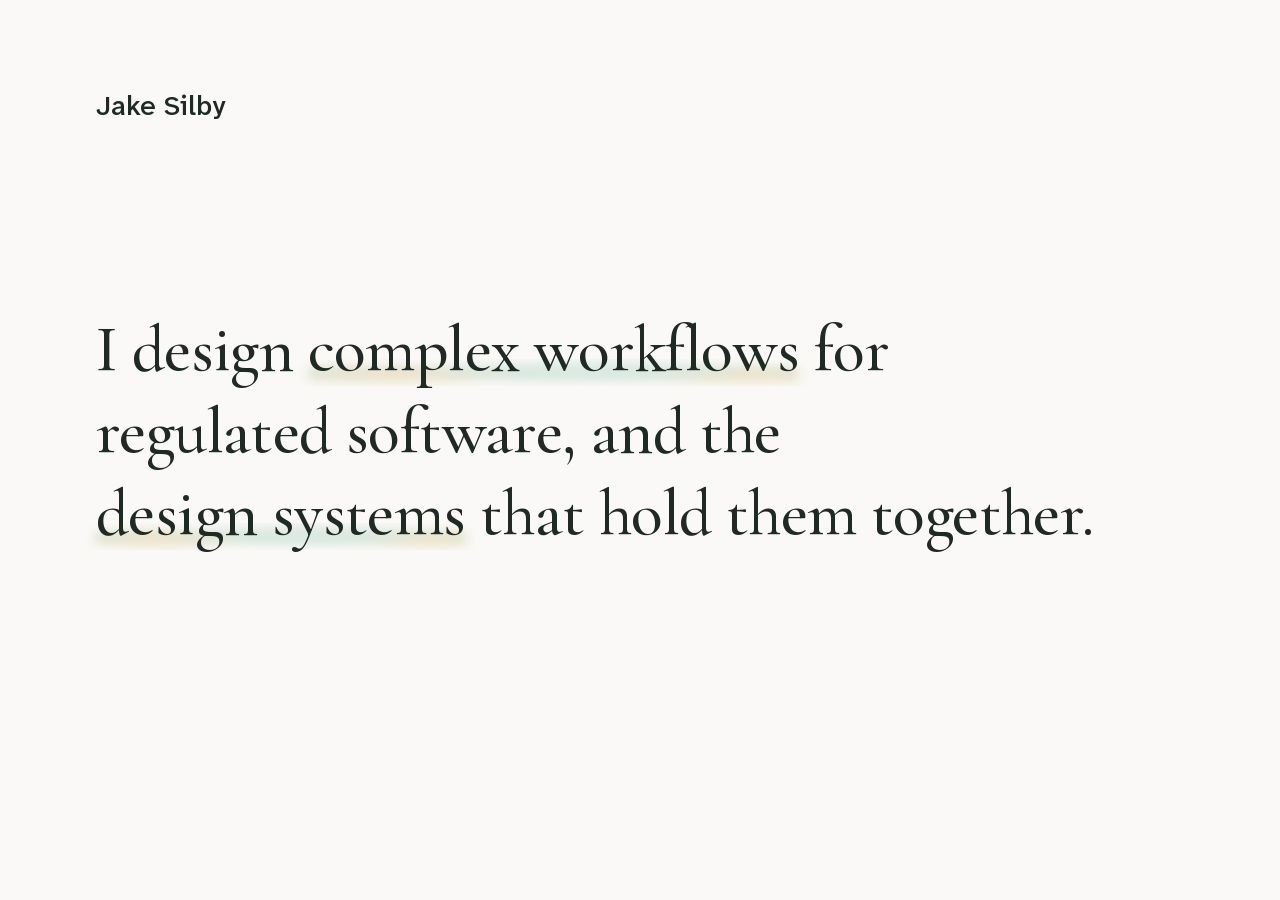
<file: scripts/og/site.html>
<!DOCTYPE html>
<html><head><meta charset="utf-8">
<link rel="stylesheet" href="/components/fonts.css">
<link rel="stylesheet" href="/tokens.css">
<style>
  * { margin: 0; box-sizing: border-box; }
  html, body { width: 1200px; height: 630px; background: var(--bg-page); }
  body { display: flex; flex-direction: column; justify-content: space-between; padding: 88px 96px 76px; }
  .brand { font: 500 28px/36px var(--font-family-sans); color: var(--text-primary); }
  .hero { font: 500 66px/82px var(--font-family-display); letter-spacing: -0.6px; color: var(--text-primary); }
  .hero-mark { position: relative; isolation: isolate; white-space: nowrap; background: none; color: inherit; }
  .hero-mark::before { content: ""; position: absolute; z-index: -1; left: var(--hero-mark-inset-x); right: var(--hero-mark-inset-x); bottom: var(--hero-mark-bottom); height: var(--hero-mark-height); background: var(--hero-mark-ink); filter: blur(var(--hero-mark-blur)); -webkit-mask-image: var(--hero-mark-mask); mask-image: var(--hero-mark-mask); }
</style></head>
<body><div class="brand">Jake Silby</div>
<h1 class="hero">I design <mark class="hero-mark">complex workflows</mark> for<br>regulated software, and the<br><mark class="hero-mark">design systems</mark> that hold them together.</h1>
</body></html>
</file>
<file: components/fonts.css>
/*
 * Shared font include — the only place web fonts are declared. Every page
 * links this file. All three families are self-hosted from /fonts/ (Latin
 * subset woff2, SIL Open Font License, licenses alongside), so no page makes
 * a request to Google Fonts. Each page's <head> preloads the Atkinson and
 * Cormorant files; Spline Sans Mono only appears inside case study prose,
 * so it loads on demand.
 *
 * v2 faces (CLAUDE.md, Typography):
 *   Atkinson Hyperlegible Next   everything except the hero sentence, page
 *     wght 400..600              titles and code. Variable on weight only (no
 *                                optical size axis). Weights in use: 400
 *                                (body, meta), 500 (header name), 600 (nav,
 *                                pill, h2, h3).
 *   Cormorant Garamond 500       hero sentence and case study title only
 *   Spline Sans Mono 400         token names, code and file names in prose
 */
@font-face {
  font-family: 'Atkinson Hyperlegible Next';
  font-style: normal;
  font-weight: 400 600;
  font-display: swap;
  src: url('../fonts/atkinson-hyperlegible-next-latin-wght.woff2') format('woff2');
}

@font-face {
  font-family: 'Cormorant Garamond';
  font-style: normal;
  font-weight: 500;
  font-display: swap;
  src: url('../fonts/cormorant-garamond-latin-500.woff2') format('woff2');
}

@font-face {
  font-family: 'Spline Sans Mono';
  font-style: normal;
  font-weight: 400;
  font-display: swap;
  src: url('../fonts/spline-sans-mono-latin-400.woff2') format('woff2');
}
</file>
<file: tokens.css>
/*
 * Portfolio Design Tokens
 * Source of truth for every color, spacing, and type value on the site.
 * Never write a raw hex/px value in a page or component — reference a token.
 * Mirrors the Pulse Design System's token architecture: primitives → semantic aliases.
 * A third "mapped" tier (component-scoped tokens like --button-bg) can be added
 * as real components get built — add it there, not as one-off inline values.
 *
 * Generated from the Figma file's Variables (Color Primitives, Color, Spacing
 * Primitives, Spacing collections) — values pulled directly from the Plugin API,
 * not eyeballed from a screenshot.
 *
 * v2 color (Oct 2026): clay / juniper / sand are the active primitives and
 * every core semantic alias points at them. The cosmos / greenwhite /
 * smaltblue / elm and brown / orange / sage / forest families are gone
 * (Oct 14 2026): only elm-10 below is still referenced.
 *
 * Every token in this file is referenced somewhere on the site. Remove a
 * token in the same change that removes its last use.
 */

:root {

  /* ============================================================
   * PRIMITIVES — raw values, tied to no meaning. Never reference
   * these directly in components; go through the semantic layer below.
   * ============================================================ */

  /* --- Color primitives: legacy step still referenced. elm-10 is the
   * black behind --bg-backdrop. --- */
  --color-elm-10: #000000;

  /* --- Color primitives: clay + juniper (v2, "Clay + juniper" at faint
   * warmth). The active palette. Clay is the warm neutral family, juniper
   * the green, sand the warm second highlight tone. Contrast ratios are on
   * clay-0 (--bg-page). --- */
  --color-clay-0: #faf9f7;
  --color-clay-1: #eeede9;
  --color-clay-2: #e3e2dd;
  --color-clay-7: #5f6a64; /* 5.4:1 */
  --color-juniper-1: #e5e8e5;
  --color-juniper-1-5: #dae9e1;
  --color-juniper-2: #c9dbcf; /* AI note review grid tile backdrop, baked into fn_no-source_grid (video and poster) */
  --color-juniper-6: #567a6d; /* white text on it 4.8:1 */
  --color-juniper-7: #2f5d4e; /* 7.1:1 */
  --color-juniper-9: #1f2a26; /* 14.1:1 */
  --color-sand-2: #f0e3c9;

  /* --- Color primitives: white (case-study surface fill — not part of any
   * family scale, an unbound literal white in Figma, not a variable) --- */
  --color-white: #ffffff;

  /* --- Illustrative color: OnePulse Connect's own pulse-teal-700, used only
   * in the Token Architecture live embed to demonstrate that primitive,
   * semantic alias, and mapped token all resolve to the same value. This is
   * data being illustrated (the case study subject's palette), not a
   * portfolio design token — kept separate from the primitive families
   * above. Confirmed exact via the real Figma node (353:108, Token Example
   * swatch fill) — the earlier #2c6164 pixel-sampled from
   * images/ds_figmavariables.png was a different, unrelated screenshot;
   * no discrepancy remains. */
  --color-pulse-teal-700: #0c6265;
  --color-teal-label: #006566; /* NEW — Token Architecture live-embed card label text (PRIMITIVE/SEMANTIC ALIAS/MAPPED TOKEN), confirmed against Figma node 353:108. Unbound literal in Figma (not aliased to any variable there), same as --color-pulse-teal-700 above. */

  /* --- Illustrative alias/mapped steps for the same live embed — chained via
   * var() to --color-pulse-teal-700 above rather than repeating its hex, so
   * the three Token Architecture cards reference three distinct custom
   * properties instead of one value copy-pasted three times. Same
   * illustrative status as --color-pulse-teal-700: this is OnePulse
   * Connect's palette being demonstrated, not a portfolio design token, so
   * neither is used anywhere else on the site.
   * primary.main (#14A3A8) confirmed distinct via Figma variable lookup —
   * the chain intentionally resolves through primary.dark instead. */
  --pulse-primary-dark: var(--color-pulse-teal-700);
  --pulse-accent-primary-fg-fill: var(--pulse-primary-dark);

  /* --- Layout primitives --- */
  --layout-max-width: 1200px;
  --layout-text-width: 552px; /* reading measure, ~66 characters per full
   * line of 18px Atkinson Hyperlegible Next (average character 7.90px,
   * measured over OnePulse Connect's prose). Set as px, not ch, since a
   * font's ch (the '0' glyph) isn't its average character. */

  /* --- Radius primitives --- */
  --radius-full: 99px; /* pill/fully-rounded — safely larger than half the height of anything it's applied to */
  --radius-sm: 4px; /* own value, no longer aliases --space-4 (radius isn't spacing). NEW — Problem Diagram resolved-side image frame corners, confirmed against Figma */
  --radius-md: 8px; /* own value, no longer aliases --space-8. case-study row image corners, confirmed against Figma */

  /* --- Border width primitives --- */
  --border-width-hairline: 1px; /* every border and divider rule on the
   * site. All rules are solid. */
  --border-width-focus: 2px; /* NEW (v2) — the focus ring on every focusable element */

  /* --- Size primitives --- */
  --size-1: 1px; /* visually hidden elements */
  --size-44: 44px; /* NEW (v2) — WCAG 2.5.5 minimum tap target */

  /* --- Motion primitives --- */
  --duration-120: 120ms; /* NEW (v2) — hero highlight, first mark's delay */
  --duration-150: 150ms; /* NEW (v2) — hover color and background changes */
  --duration-200: 200ms; /* lightbox open and close */
  --duration-300: 300ms; /* NEW (v2) — work grid lift; second hero mark's delay */
  --duration-520: 520ms; /* NEW (v2) — hero highlight draw-in */
  --ease-draw: cubic-bezier(.3, .7, .2, 1); /* NEW (v2) — hero highlight */
  --ease-lift: cubic-bezier(.2, .7, .2, 1); /* NEW (v2) — work grid lift */

  /* --- Spacing primitives --- */
  --space-2: 2px; /* NEW — homepage credibility block, label to value */
  --space-4: 4px;
  --space-8: 8px;
  --space-7: 7px; /* NEW (v2) — work grid pill, vertical padding */
  --space-12: 12px;
  --space-13: 13px; /* NEW (v2) — work grid pill, horizontal padding */
  --space-14: 14px; /* NEW (v2) — nav pill horizontal padding; work grid pill offset above the cursor */
  --space-16: 16px;
  --space-20: 20px;
  --space-24: 24px;
  --space-32: 32px;
  --space-48: 48px;
  --space-64: 64px; /* homepage hero top, work grid row gap, case study
   * nav column gap */
  --space-80: 80px; /* homepage hero bottom padding */
  --space-96: 96px;
  --space-200: 200px; /* case study "On this page" column (--case-toc-width) */

  /* --- Typography primitives --- */
  --font-family-display: 'Cormorant Garamond', Garamond, serif; /* v2 hero
   * sentence and case study title only (--type-hero, --type-page-title) */
  --font-family-mono: 'Spline Sans Mono', monospace;
  --font-family-sans: 'Atkinson Hyperlegible Next', system-ui, -apple-system, 'Segoe UI', Roboto, Helvetica, Arial, sans-serif; /* weight
   * axis only, 400..600 */

  --font-weight-regular: 400;
  --font-weight-medium: 500;
  --font-weight-semibold: 600;

  --font-size-13: 13px;
  --font-size-14: 14px; /* --type-meta, --type-code-block */
  --font-size-15: 15px; /* NEW — --type-nav */
  --font-size-16: 16px;
  --font-size-18: 18px;
  --font-size-20: 20px;
  --font-size-24: 24px;
  --font-size-28: 28px; /* NEW — --type-h2, a clear step above the 20px --type-h3 */
  --font-size-32: 32px;
  --font-size-40: 40px; /* top of the --type-page-title clamp, at 1440px */
  --font-size-56: 56px; /* NEW (v2) — top of the --type-hero clamp, at 1440px */

  --line-height-16: 16px;
  --line-height-20: 20px;
  --line-height-24: 24px;
  --line-height-28: 28px; /* NEW (v2) — --type-body, --type-h3 */
  --line-height-32: 32px;
  --line-height-36: 36px; /* NEW — --type-h2 */
  --line-height-40: 40px; /* NEW (v2) — bottom of the --type-hero and --type-page-title clamps, at 375px */
  --line-height-48: 48px;
  --line-height-64: 64px; /* NEW (v2) — top of the --type-hero clamp, at 1440px */

  --letter-spacing-none: 0px;
  --letter-spacing-tight-xs: -0.6px; /* hero, page title and h2 */


  /* ============================================================
   * SEMANTIC ALIASES — roles, composed from primitives. Components
   * reference these, not the raw primitive scale above.
   * ============================================================ */

  /* --- Color: backgrounds --- */
  --bg-page: var(--color-clay-0);
  --bg-canvas: var(--color-clay-1); /* problem diagram file cards. Same
   * tone as --bg-surface. */
  --bg-placeholder: var(--color-clay-2); /* case study screenshot trays and
   * inline code. Muted text fails on it (4.3:1); keep it to images and
   * primary text. */
  --bg-placeholder-fill: var(--color-clay-0); /* inner tone for the two-tone case-study image placeholder */
  --bg-surface: var(--color-clay-1); /* media wells, code backgrounds. Was
   * white, a shade brighter than the page; now a shade darker. */
  --bg-table: var(--color-white); /* case study tables: a white card with a
   * --border-default hairline, so it reads against the near-white bg-page */
  --bg-backdrop: color-mix(in srgb, var(--color-elm-10) 80%, transparent); /* NEW — lightbox/modal backdrop, computed from the elm-10 black primitive via color-mix() instead of a hardcoded rgba() */

  /* --- Color: text --- */
  --text-primary: var(--color-juniper-9); /* 14.1:1 on bg-page */
  --text-secondary: var(--text-primary); /* case study intro descriptions.
   * Was elm-9, a near-black that read the same as primary. */
  --text-on-accent: var(--color-white); /* on --accent-fill, 4.8:1 */
  --text-muted: var(--color-clay-7); /* 5.4:1 on bg-page, 4.8:1 on
   * bg-canvas and bg-surface */
  --text-caption: var(--text-muted); /* figure and diagram captions, a step
   * lighter than the case study text (5.4:1 on bg-page) */
  --text-label: var(--text-muted); /* footer, case study project names.
   * Was elm-8, a near-black teal. */
  --text-link: var(--accent);
  --text-link-hover: var(--accent); /* hover for the header name, footer
   * links and work grid titles. Retires the cosmos red hover. */

  /* --- Color: accent (v2) --- */
  --accent: var(--color-juniper-7); /* links, focus rings, hover text. 7.1:1 on bg-page */
  --accent-fill: var(--color-juniper-6); /* current nav pill, work grid "Read more" pill */
  --accent-fill-hover-subtle: var(--color-juniper-1); /* nav pill hover */
  --highlight: var(--color-juniper-1-5); /* hero highlight, main tone */
  --highlight-2: var(--color-sand-2); /* hero highlight, second tone */
  --accent-primary-dark: var(--accent); /* legacy name: problem diagram
   * and token chain arrows. Was cosmos-8 red. */

  /* --- Color: borders --- */
  --border-default: var(--color-clay-2); /* hairlines */
  --border-divider: var(--border-default);
  --border-highlight-teal: var(--color-pulse-teal-700); /* NEW — Token Architecture card hover border. Reuses the exact swatch color the widget already demonstrates (pulse-teal.700), kept separate from the site accent so this hover treatment doesn't move if the site palette changes. */

  /* --- Size and motion (v2) --- */
  --size-tap-target: var(--size-44); /* min-height on header and footer links,
   * and the "On this page" toggle and links below 1100px */
  --duration-hover: var(--duration-150); /* hover/focus color change, always ease-out */

  /* --- Hero highlight (v2, .hero-mark). A low watercolor band behind the
   * marked words, drawn in once on load. Geometry is in em so it scales
   * with the fluid hero size. --- */
  --hero-mark-inset-x: -0.18em; /* left and right overhang past the words */
  --hero-mark-bottom: 0.04em;
  --hero-mark-height: 0.42em;
  --hero-mark-blur: 0.06em;
  --hero-mark-edge: 0.3em; /* soft fade at each end */
  --hero-mark-mask: linear-gradient(to right, transparent 0, #000 var(--hero-mark-edge), #000 calc(100% - var(--hero-mark-edge)), transparent 100%); /* #000 is mask alpha, not a color */
  /* The ink: three soft blobs (sand, juniper, sand) over a centered
   * juniper band. Positions and sizes are percentages of the band. */
  --hero-mark-ink:
    radial-gradient(ellipse 34% 75% at 18% 58%, var(--highlight-2) 0%, transparent 72%),
    radial-gradient(ellipse 46% 85% at 58% 42%, var(--highlight) 0%, transparent 74%),
    radial-gradient(ellipse 30% 70% at 88% 60%, var(--highlight-2) 0%, transparent 72%),
    linear-gradient(var(--highlight), var(--highlight)) center / 96% 52% no-repeat;
  --hero-mark-duration: var(--duration-520);
  --hero-mark-delay-1: var(--duration-120); /* "complex workflows" */
  --hero-mark-delay-2: var(--duration-300); /* "design systems" */

  /* --- Spacing: gaps --- */
  --gap-tight: var(--space-4);
  --gap-inline: var(--space-8);
  --gap-stack: var(--space-16);
  --gap-section: var(--space-20); /* NEW — gap between index/heading/paragraphs within a numbered case-study section */
  --gap-card: var(--space-24);
  --gap-footer-links: var(--space-24); /* corrected from --space-32 (32px) — confirmed against live Figma node 48:15 (the shared Footer component, also used on the homepage). This changes the homepage footer's link spacing too, since it's the same shared component. */

  /* --- Spacing: padding --- */
  --padding-section-y: var(--space-96);

  /* --- Spacing: mapped (component-scoped) — one-off positioning values that
   * belong to a single component's exact Figma geometry, not the general
   * spacing rhythm scale above. Per CLAUDE.md's third token tier. --- */
  --work-grid-gap-column: var(--space-32); /* NEW (v2) — between the two work grid columns */
  --work-grid-gap-row: var(--space-64); /* NEW (v2) — between work grid rows, twice the column gap so each item reads as one unit */
  /* Work grid hover (v2, "Lift + pill"): the hovered item's media lifts,
   * the others dim, and a "Read more" pill follows the cursor. */
  --work-grid-lift-scale: 1.025;
  --work-grid-lift-duration: var(--duration-300);
  --work-grid-dim-opacity: .55;
  --work-grid-pill-padding-y: var(--space-7);
  --work-grid-pill-padding-x: var(--space-13);
  --work-grid-pill-offset: var(--space-14); /* gap between the pill and the cursor point */
  --work-grid-pill-shadow: 0 6px 16px color-mix(in srgb, var(--accent) 24%, transparent), 0 1px 3px color-mix(in srgb, var(--accent) 16%, transparent);
  /* Problem diagram (OnePulse Connect, The problem): a fixed-size
   * illustration of three scattered file cards and the token system they
   * become. Exact Figma geometry, so mapped values rather than the
   * spacing scale. Scrolls sideways when the column is narrower. */
  --problem-diagram-thumbs-width: 270px;
  --problem-diagram-thumbs-height: 220px;
  --problem-diagram-thumb-a-top: 61px;
  --problem-diagram-thumb-a-width: 160px;
  --problem-diagram-thumb-a-height: 108px;
  --problem-diagram-thumb-a-rotate: 7deg;
  --problem-diagram-thumb-b-left: 112px;
  --problem-diagram-thumb-b-width: 157px;
  --problem-diagram-thumb-b-height: 103px;
  --problem-diagram-thumb-b-rotate: -5deg;
  --problem-diagram-thumb-c-left: 67px;
  --problem-diagram-thumb-c-top: 119px;
  --problem-diagram-thumb-c-width: 156px;
  --problem-diagram-thumb-c-height: 100px;
  --problem-diagram-thumb-c-rotate: 4deg;
  --problem-diagram-card-width: 150px;
  --problem-diagram-card-height: 90px;
  --problem-diagram-caption-width: 220px;
  --problem-diagram-image-frame-width: 280px;
  --problem-diagram-image-frame-height: 220px;
  --problem-diagram-image-top: 22px;
  --problem-diagram-image-height: 175px;
  /* Arrow between diagram steps (problem diagram and token chain), the
   * SVG's own viewBox size. Turns to point down when the token chain
   * stacks. */
  --diagram-arrow-width: 14px;
  --diagram-arrow-height: 14.7279px;
  --diagram-arrow-rotate-down: 90deg;
  /* Token chain (OnePulse Connect, Token architecture live embed). */
  --token-chain-gap-row: var(--size-1);
  --token-chain-card-min-height: 110px;
  /* Lightbox: the one motion besides hover color, the hero highlight and
   * the work grid lift. Fades in while the image scales up from .96. */
  --lightbox-duration: var(--duration-200);
  --lightbox-scale-from: .96;
  --lightbox-close-line-height: 1;
  --lightbox-close-hover-bg: color-mix(in srgb, var(--color-white) 15%, transparent);
  /* Stacking: the lightbox covers the page, and the skip link sits above
   * everything when focused. */
  --z-work-grid-pill: 1;
  --z-lightbox: 1000;
  --z-lightbox-controls: 1; /* close and zoom buttons, above the zoomed image inside the lightbox */
  --z-skip-link: 1001;
  --focus-ring-width: var(--border-width-focus);
  --focus-ring-color: var(--accent); /* 7.1:1 on bg-page */
  --focus-ring-offset-default: var(--space-2); /* every :focus-visible ring */
  --focus-ring-offset: var(--space-8); /* work grid items, ring clear of the lifted media */
  /* Nav pills (v2): 15/20 semibold, 36px tall. A ::after extends the hit
   * area 4px above and below to 44px. */
  --nav-pill-padding-y: var(--space-8);
  --nav-pill-padding-x: var(--space-14);
  --nav-pill-hit-inset-y: calc(-1 * var(--space-4));
  --nav-pill-hit-inset-x: calc(-1 * var(--space-2));

  /* --- Layout (v2) — the only two container widths, plus one gutter.
   * --layout-wide is the outer box for the header, work grid and media;
   * the gutter sits inside it as padding, so wide content is 1104px on
   * desktop. --layout-measure is the
   * reading-text box. --layout-gutter steps up in the @media blocks
   * below :root (20 / 32 / 48). --- */
  --layout-wide: var(--layout-max-width);
  --layout-measure: var(--layout-text-width);
  --layout-gutter: var(--space-20);
  /* Case study pages. From 1100px the "On this page" nav is a column
   * beside the article: 200 + 64 leaves an 840px article at 1440. */
  --case-toc-width: var(--space-200);
  --case-toc-gap: var(--space-64);
  --case-anchor-offset: var(--space-24); /* where an H2 lands after an
   * anchor jump, and the nav's sticky top. The header isn't sticky, so
   * this is breathing room only. */

  /* --- Type roles (v2) — composite tokens. Each role has five parts plus
   * a `font` shorthand. Apply with `font: var(--type-body);` and
   * `letter-spacing: var(--type-body-letter-spacing);`, since the font
   * shorthand can't carry letter-spacing. Atkinson Hyperlegible Next everywhere
   * except hero and page-title (Cormorant Garamond) and code (Spline Sans
   * Mono). Every
   * line-height is a multiple of 4. --- */

  /* Fluid roles: size and line-height both interpolate linearly between
   * 375px and 1440px viewports. The endpoints are primitives; values in
   * between are not always on the 4px grid. */
  --type-hero-family: var(--font-family-display);
  --type-hero-weight: var(--font-weight-medium);
  --type-hero-size: clamp(var(--font-size-32), 23.55px + 2.2535vw, var(--font-size-56)); /* 32 at 375 → 56 at 1440 */
  --type-hero-line-height: clamp(var(--line-height-40), 31.55px + 2.2535vw, var(--line-height-64)); /* 40 at 375 → 64 at 1440 */
  --type-hero-letter-spacing: var(--letter-spacing-tight-xs); /* -0.6px.
   * Was -1px for EB Garamond; at 56px that crowds Cormorant Garamond's
   * tighter default fit ("rn", "gn" start to touch). Still 2 lines at 1440. */
  --type-hero: var(--type-hero-weight) var(--type-hero-size)/var(--type-hero-line-height) var(--type-hero-family);

  --type-page-title-family: var(--font-family-display);
  --type-page-title-weight: var(--font-weight-medium);
  --type-page-title-size: clamp(var(--font-size-32), 29.183px + 0.7512vw, var(--font-size-40)); /* 32 at 375 → 40 at 1440 */
  --type-page-title-line-height: clamp(var(--line-height-40), 37.183px + 0.7512vw, var(--line-height-48)); /* 40 at 375 → 48 at 1440 */
  --type-page-title-letter-spacing: var(--letter-spacing-tight-xs); /* -0.6px,
   * same as --type-hero. At -0.8px the "rn" pair renders joined at 40px on
   * a 2x screen; -0.6px keeps it apart. */
  --type-page-title: var(--type-page-title-weight) var(--type-page-title-size)/var(--type-page-title-line-height) var(--type-page-title-family);

  --type-h2-family: var(--font-family-sans);
  --type-h2-weight: var(--font-weight-semibold);
  --type-h2-size: var(--font-size-24); /* 24/32 below 768 so it stays clear
   * under the 32px phone page title; 28/36 from 768 (see the media block at
   * the end), a 1.4 step over the 20px h3 */
  --type-h2-line-height: var(--line-height-32);
  --type-h2-letter-spacing: var(--letter-spacing-tight-xs);
  --type-h2: var(--type-h2-weight) var(--type-h2-size)/var(--type-h2-line-height) var(--type-h2-family);

  --type-h3-family: var(--font-family-sans);
  --type-h3-weight: var(--font-weight-semibold);
  --type-h3-size: var(--font-size-20);
  --type-h3-line-height: var(--line-height-28);
  --type-h3-letter-spacing: var(--letter-spacing-none);
  --type-h3: var(--type-h3-weight) var(--type-h3-size)/var(--type-h3-line-height) var(--type-h3-family);

  --type-body-family: var(--font-family-sans);
  --type-body-weight: var(--font-weight-regular);
  --type-body-size: var(--font-size-18);
  --type-body-line-height: var(--line-height-28);
  --type-body-letter-spacing: var(--letter-spacing-none);
  --type-body: var(--type-body-weight) var(--type-body-size)/var(--type-body-line-height) var(--type-body-family);

  --type-body-lg-family: var(--font-family-sans);
  --type-body-lg-weight: var(--font-weight-regular);
  --type-body-lg-size: var(--font-size-20);
  --type-body-lg-line-height: var(--line-height-32);
  --type-body-lg-letter-spacing: var(--letter-spacing-none);
  --type-body-lg: var(--type-body-lg-weight) var(--type-body-lg-size)/var(--type-body-lg-line-height) var(--type-body-lg-family);

  --type-body-sm-family: var(--font-family-sans);
  --type-body-sm-weight: var(--font-weight-regular);
  --type-body-sm-size: var(--font-size-16);
  --type-body-sm-line-height: var(--line-height-24);
  --type-body-sm-letter-spacing: var(--letter-spacing-none);
  --type-body-sm: var(--type-body-sm-weight) var(--type-body-sm-size)/var(--type-body-sm-line-height) var(--type-body-sm-family);

  --type-caption-family: var(--font-family-sans);
  --type-caption-weight: var(--font-weight-regular);
  --type-caption-size: var(--font-size-16);
  --type-caption-line-height: var(--line-height-24);
  --type-caption-letter-spacing: var(--letter-spacing-none);
  --type-caption: var(--type-caption-weight) var(--type-caption-size)/var(--type-caption-line-height) var(--type-caption-family);

  --type-meta-family: var(--font-family-sans);
  --type-meta-weight: var(--font-weight-regular);
  --type-meta-size: var(--font-size-14);
  --type-meta-line-height: var(--line-height-20);
  --type-meta-letter-spacing: var(--letter-spacing-none);
  --type-meta: var(--type-meta-weight) var(--type-meta-size)/var(--type-meta-line-height) var(--type-meta-family);

  --type-nav-family: var(--font-family-sans);
  --type-nav-weight: var(--font-weight-semibold);
  --type-nav-size: var(--font-size-15);
  --type-nav-line-height: var(--line-height-20);
  --type-nav-letter-spacing: var(--letter-spacing-none);
  --type-nav: var(--type-nav-weight) var(--type-nav-size)/var(--type-nav-line-height) var(--type-nav-family);

  /* Work grid "Read more" pill. */
  --type-pill-family: var(--font-family-sans);
  --type-pill-weight: var(--font-weight-semibold);
  --type-pill-size: var(--font-size-13);
  --type-pill-line-height: var(--line-height-16);
  --type-pill-letter-spacing: var(--letter-spacing-none);
  --type-pill: var(--type-pill-weight) var(--type-pill-size)/var(--type-pill-line-height) var(--type-pill-family);

  /* Header name ("Jake Silby"). */
  --type-brand-family: var(--font-family-sans);
  --type-brand-weight: var(--font-weight-medium);
  --type-brand-size: var(--font-size-16);
  --type-brand-line-height: var(--line-height-24);
  --type-brand-letter-spacing: var(--letter-spacing-none);
  --type-brand: var(--type-brand-weight) var(--type-brand-size)/var(--type-brand-line-height) var(--type-brand-family);

  /* Inline code: token names, code and file names inside prose. Sized in
   * em so it sits in body and caption text alike, and takes the
   * surrounding line-height. No `font` shorthand for this role: the
   * shorthand resets line-height to `normal` and can't take `inherit`, so
   * apply the parts individually. */
  --font-size-code-inline: 0.875em;
  --type-code-family: var(--font-family-mono);
  --type-code-weight: var(--font-weight-regular);
  --type-code-size: var(--font-size-code-inline);
  --type-code-line-height: inherit;
  --type-code-letter-spacing: var(--letter-spacing-none);

  /* Multi-line code blocks (pre.case-code, Carbon token audit). */
  --type-code-block-family: var(--font-family-mono);
  --type-code-block-weight: var(--font-weight-regular);
  --type-code-block-size: var(--font-size-14);
  --type-code-block-line-height: var(--line-height-20);
  --type-code-block-letter-spacing: var(--letter-spacing-none);
  --type-code-block: var(--type-code-block-weight) var(--type-code-block-size)/var(--type-code-block-line-height) var(--type-code-block-family);

  /* --- Shadows --- */
}

/* Page gutter steps (v2): 20px below 768, 32px from 768, 48px from 1024
 * (and at 1440). --type-h2 also steps from 24/32 to 28/36 at 768. Breakpoints are literal because custom properties can't
 * be used inside a media query. */
@media (min-width: 768px) {
  :root {
    --layout-gutter: var(--space-32);
    --type-h2-size: var(--font-size-28);
    --type-h2-line-height: var(--line-height-36);
  }
}
@media (min-width: 1024px) {
  :root { --layout-gutter: var(--space-48); }
}
</file>
